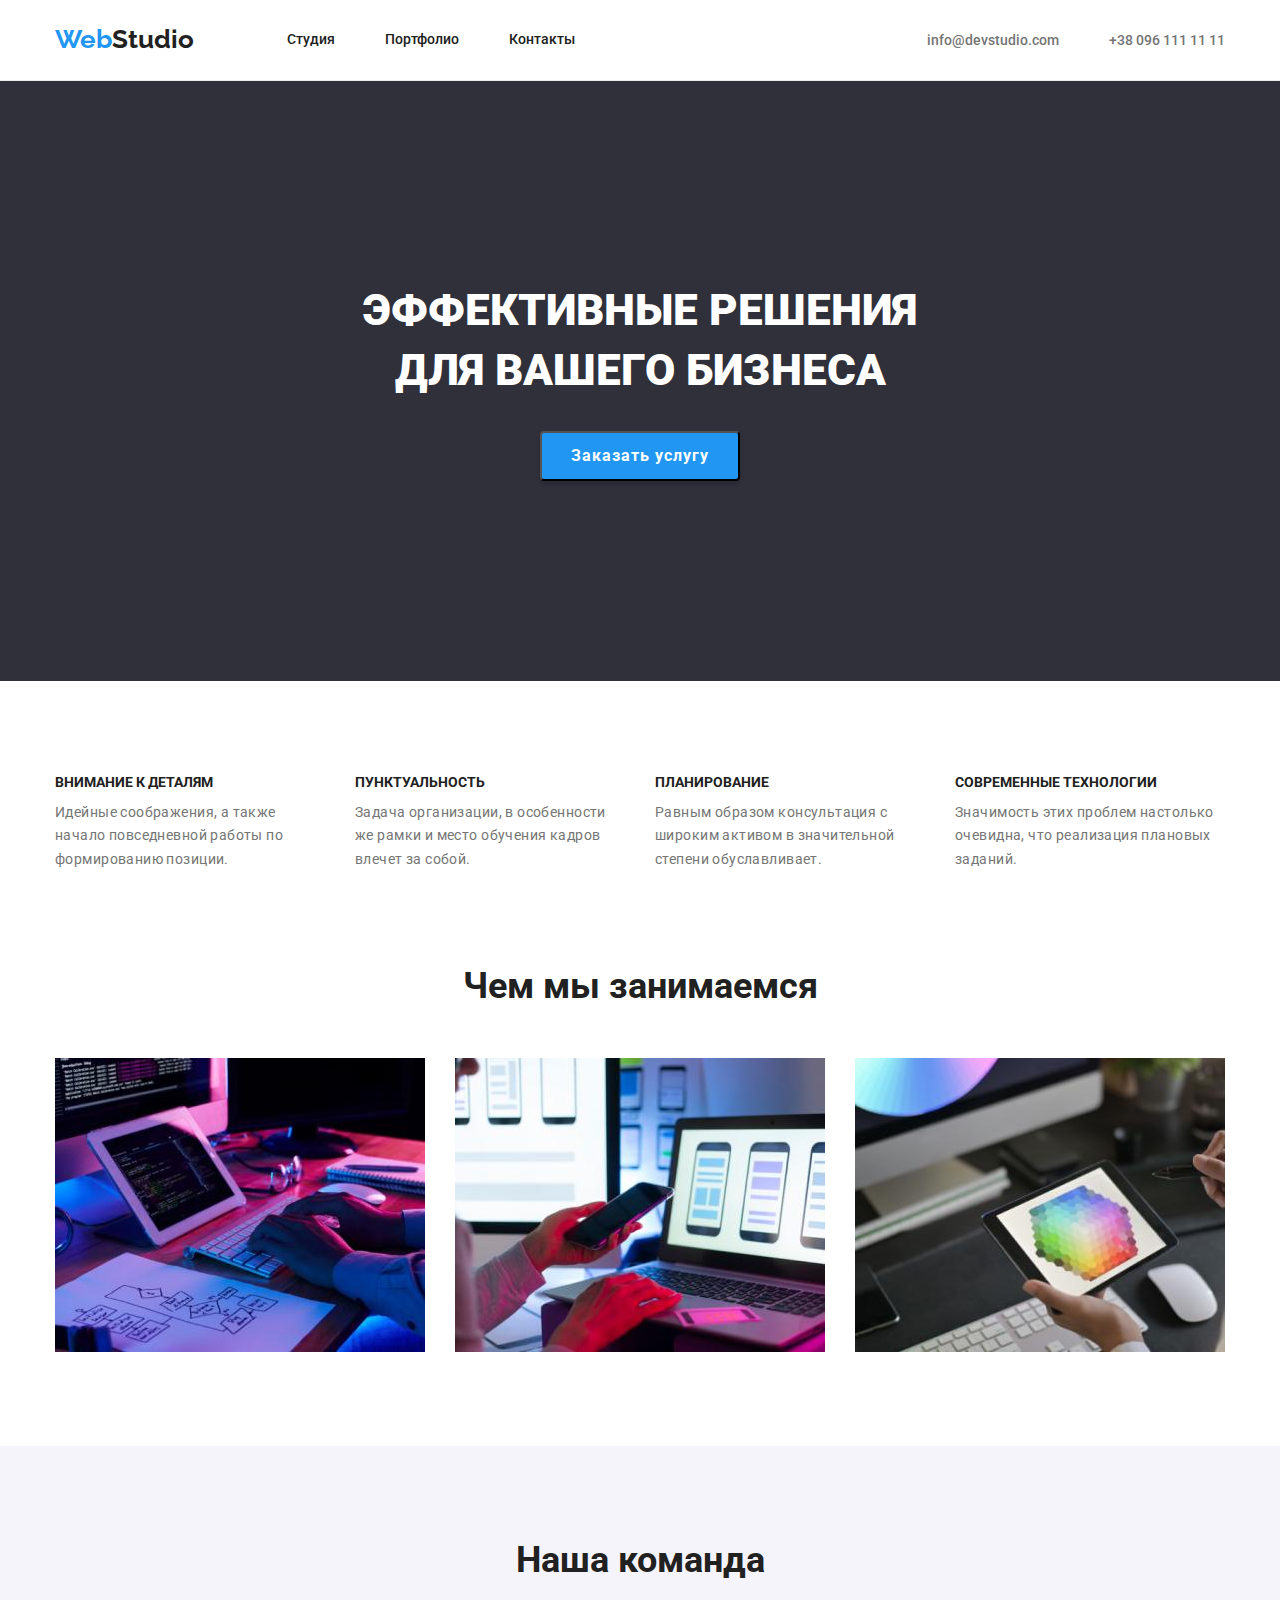
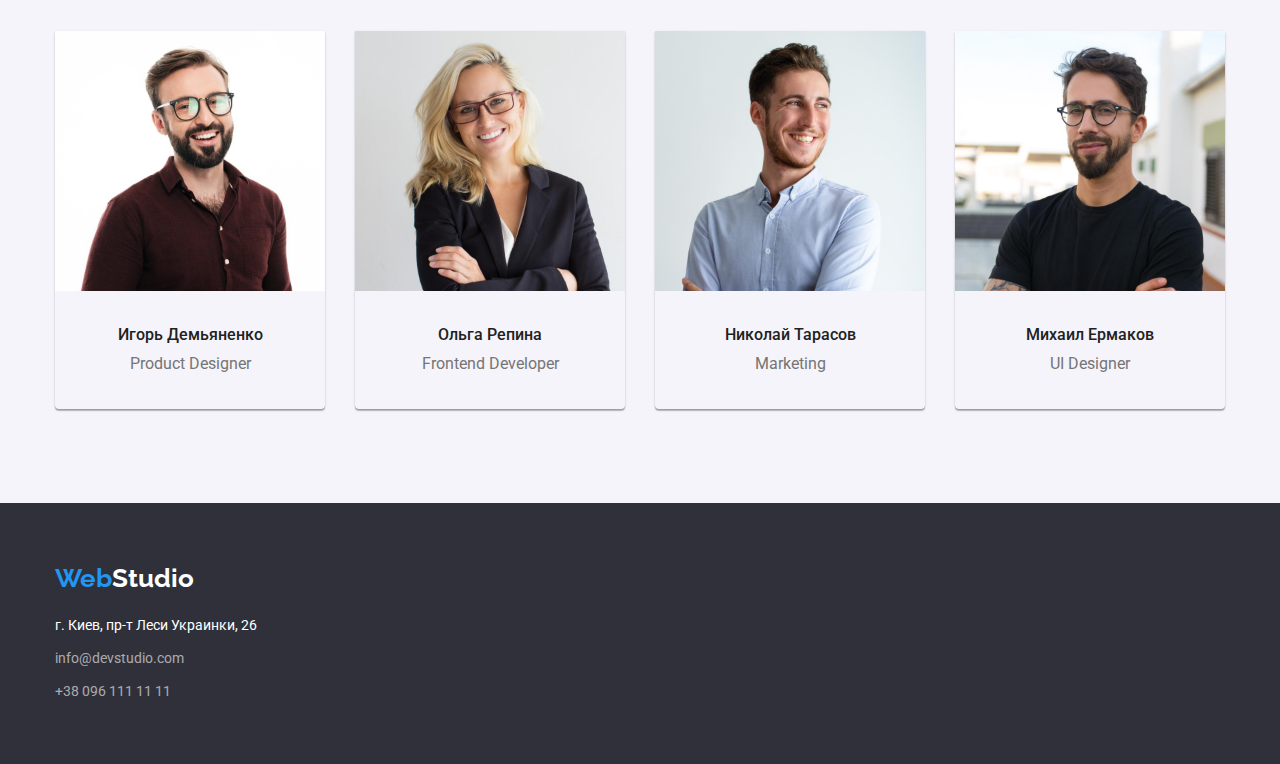
<file: index.html>
<!DOCTYPE html>
<html lang="ru">
  <head>
    <meta charset="UTF-8" />
    <meta http-equiv="X-UA-Compatible" content="IE=edge" />
    <meta name="viewport" content="width=device-width, initial-scale=1.0" />
    <title>Document</title>
    <link rel="preconnect" href="https://fonts.googleapis.com" />
    <link rel="preconnect" href="https://fonts.gstatic.com" crossorigin />
    <link href="https://fonts.googleapis.com/css2?family=Raleway:wght@700&family=Roboto:wght@400;500;700;900&display=swap" rel="stylesheet">
    <link rel="stylesheet" href="https://cdnjs.cloudflare.com/ajax/libs/modern-normalize/1.1.0/modern-normalize.css" integrity="sha512-Y0MM+V6ymRKN2zStTqzQ227DWhhp4Mzdo6gnlRnuaNCbc+YN/ZH0sBCLTM4M0oSy9c9VKiCvd4Jk44aCLrNS5Q==" crossorigin="anonymous" referrerpolicy="no-referrer" />
    <link rel="stylesheet" href="./css/styles.css"> 
  </head>
  <body>
    <!--ХЕДЕР-->
    <header class="header">
      <div class="container header-container">
      <nav class="header-nav">
        <a class="link webstudio" href="https://kamr1k.github.io/goit-markup-hw-03/index.html">Web<span class="studio-header">Studio</span></a>
        <ul class="list header-list">
          <li class="header-list-item"><a class="link header-li" href="https://kamr1k.github.io/goit-markup-hw-03/index.html">Студия</a></li>
          <li class="header-list-item"><a class="link header-li" href="https://kamr1k.github.io/goit-markup-hw-03/portfolio.html">Портфолио</a></li>
          <li class="header-list-item"><a class="link header-li" href="https://kamr1k.github.io/goit-markup-hw-03/index.html">Контакты</a></li>
        </ul>
      </nav>
      <ul class="list header-contact-ul">
            <li class="header-contact-li"><a href="mailto:info@devstudio.com" class="link header-contact">info@devstudio.com</a></li>
            <li class="header-contact-li"><a href="tel:+380961111111" class="link header-contact">+38 096 111 11 11</a></li>
        </ul>
      </div>
    </header>
    <main>
      <!--HERO-->
      <section class="hero">
        <div class="container hero-container">
      <h1 class="hero-main-title">Эффективные решения <br> для вашего бизнеса</h1>
        <button type="button" class="hero-btn">Заказать услугу</button>
        </div>
      </section>
            <!--Наши-сильные-стороны-->
      <section class="features">
        <div class="container">
        <h2 class="hidden">Наши сильные стороны</h2>
        <ul class="list features-ul">
                <li class="features-li">
                <div class="features-li-text">
                <h3 class="features-h">Внимание к деталям</h3>
                <p class="features-text">Идейные соображения, а также начало повседневной работы по формированию позиции.</p>
                </div>
                </li>
                <li class="features-li">
                <div class="features-li-text">
                <h3 class="features-h">Пунктуальность</h3>
                <p class="features-text">Задача организации, в особенности же рамки и место обучения кадров влечет за собой.</p>
                </div>
                </li>
                <li class="features-li">
                <div class="features-li-text">
                <h3 class="features-h">Планирование</h3>
                <p class="features-text">Равным образом консультация с широким активом в значительной степени обуславливает.</p>
                </div>
                </li>
                <li class="features-li">
                <div class="features-li-text">
                <h3 class="features-h">Современные технологии</h3>
                <p class="features-text">Значимость этих проблем настолько очевидна, что реализация плановых заданий.</p>
                </div>
                </li>
        </ul>
        </div>
      </section>
      
    <!--Чем-мы=занимаемся-->
      <section class="we-do">
        <div class="container we-do-container">
        <h2 class="we-do-title">Чем мы занимаемся</h2>
        <ul class="list we-do-ul">
          <li class="we-do-li">
          <a href="https://kamr1k.github.io/goit-markup-hw-03/index.html" class="link"><img src="./images/img-1.jpg" alt="услуга1" width="370" height="294" /></a>
          </li>
          <li class="we-do-li">
          <a href="https://kamr1k.github.io/goit-markup-hw-03/index.html" class="link"><img src="./images/img-2.jpg" alt="услуга2" width="370" height="294" /></a>
          </li>
          <li class="we-do-li">
          <a href="https://kamr1k.github.io/goit-markup-hw-03/index.html" class="link"><img src="./images/img-3.jpg" alt="услуга3" width="370" height="294" /></a>             
          </li>
        </ul>
        </div>
      </section>
      <!--TEAM-->
      <section class="team">
        <div class="container team-container">
        <h2 class="team-title">Наша команда</h2>
        <ul class="list team-ul">
          <li class="team-li">
            <img src="./images/img-team-1.jpg" alt="Игорь Демьяненко" width="270" height="260" />
            <div class="team-li-text">
            <h3 class="team-h">Игорь Демьяненко</h3>
            <p class="team-text" lang="en">  Product Designer</p>
          </div>
          </li>
          <li class="team-li">
            <img src="./images/img-team-2.jpg" alt="Ольга Репина" width="270" height="260" />
            <div class="team-li-text">
            <h3 class="team-h">Ольга Репина</h3>
            <p class="team-text" lang="en">Frontend Developer</p>
          </div>
          </li>
          <li class="team-li">
            <img src="./images/img-team-3.jpg" alt="Николай Тарасов" width="270" height="260" />
            <div class="team-li-text">
            <h3 class="team-h">Николай Тарасов</h3>
            <p class="team-text" lang="en">Marketing</p>
          </div>
          </li>
          <li class="team-li">
            <img src="./images/img-team-4.jpg" alt="Михаил Ермаков" width="270" height="260" />
            <div class="team-li-text">
            <h3 class="team-h">Михаил Ермаков</h3>
            <p class="team-text" lang="en">UI Designer</p>
          </div>
          </li>
        </ul>
        </div>
      </section>
    </main>
    <!--FOOTER-->
    <footer class="footer">
      <div class="container footer-container">
      <a href="https://kamr1k.github.io/goit-markup-hw-03/index.html" lang="en" class="link footer-webstudio">Web<span class="studio-footer">Studio</span>  </a>
    <address class="footer-address">
        <p class="footer-p">г. Киев, пр-т Леси Украинки, 26</p>
        <ul class="list footer-ul">
            <li class="footer-li"><a href="mailto:info@devstudio.com" class="footer-link link">info@devstudio.com</a></li>
            <li class="footer-li"><a href="tel:+380961111111" class="footer-link link">+38 096 111 11 11</a></li>
        </ul>
    </address>
    </div>
    </footer>
  </body>
</html>
</file>
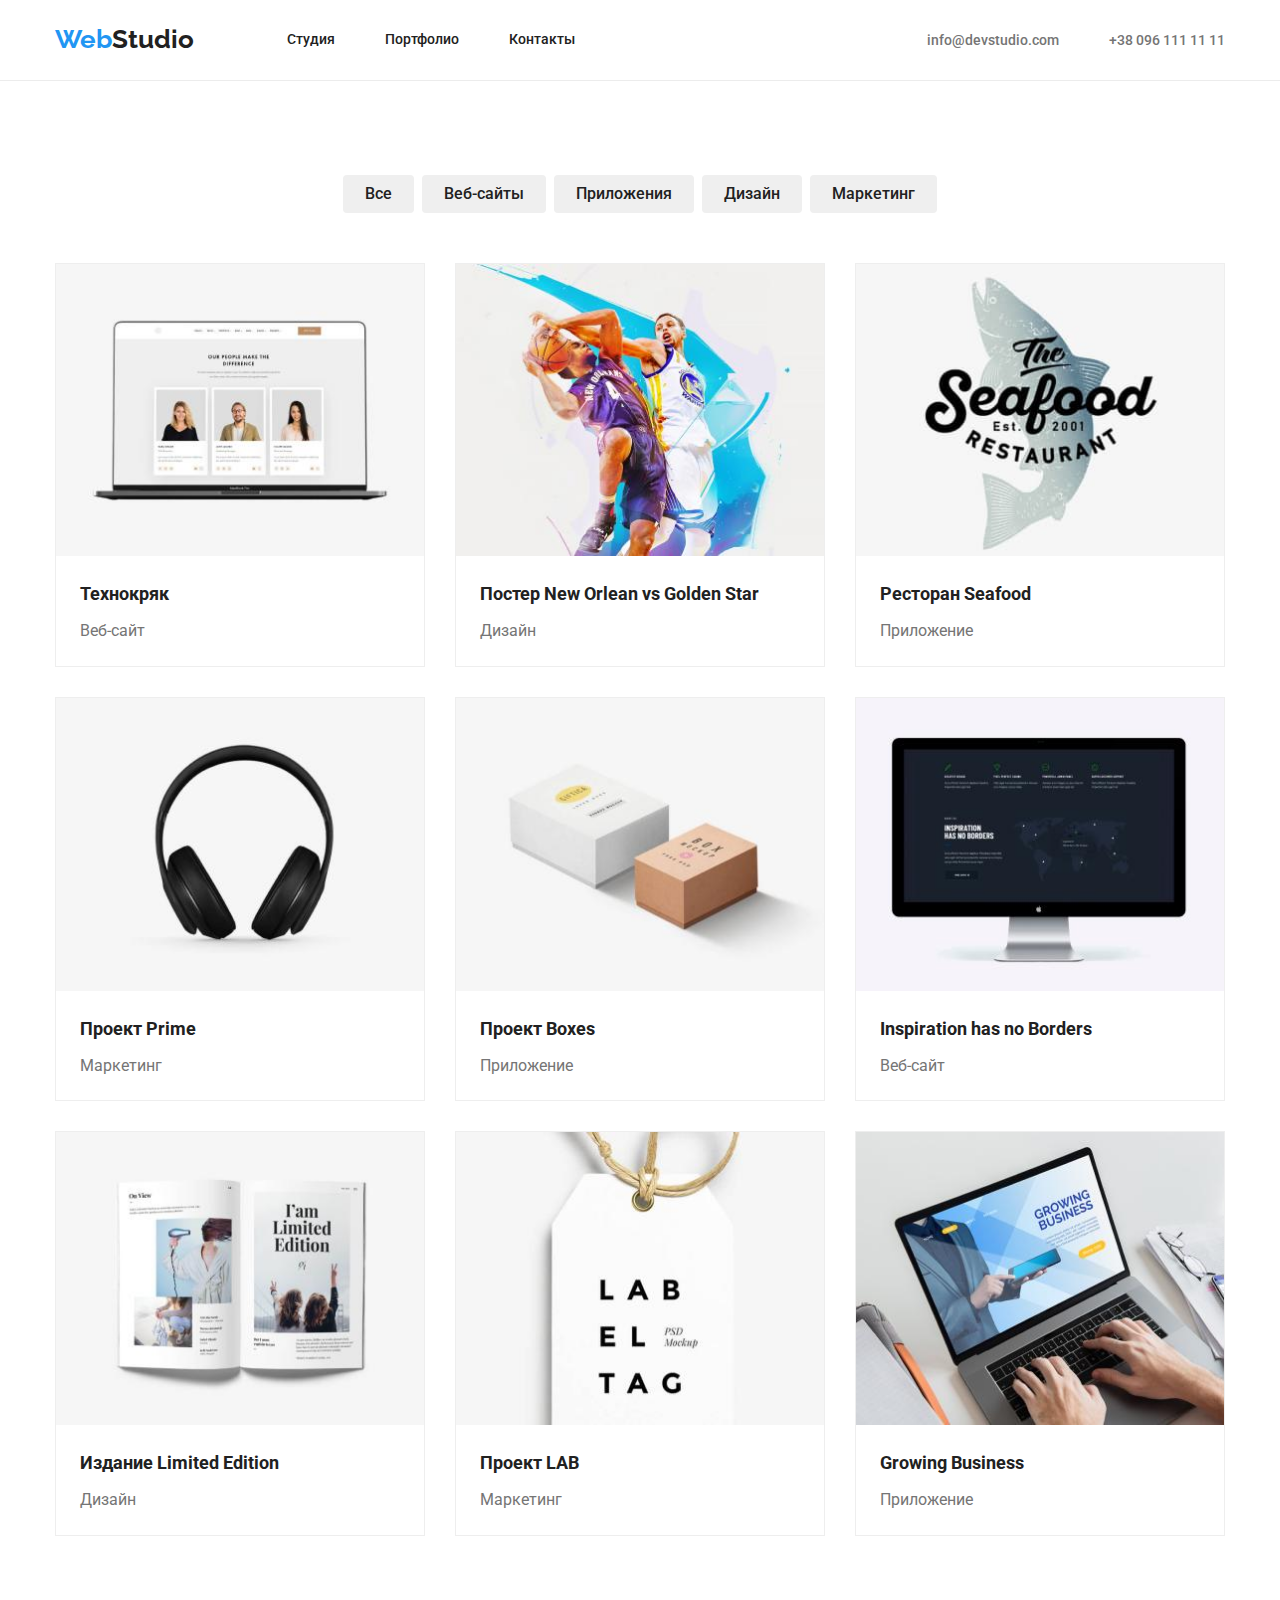
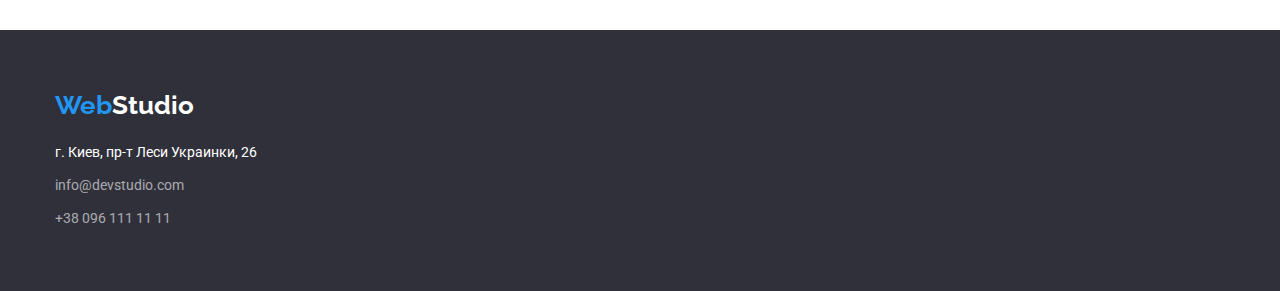
<file: portfolio.html>
<!DOCTYPE html>
<html lang="ru">
  <head>
    <meta charset="UTF-8" />
    <meta http-equiv="X-UA-Compatible" content="IE=edge" />
    <meta name="viewport" content="width=device-width, initial-scale=1.0" />
    <title>Document</title>
    <link rel="preconnect" href="https://fonts.googleapis.com" />
    <link rel="preconnect" href="https://fonts.gstatic.com" crossorigin />
    <link href="https://fonts.googleapis.com/css2?family=Raleway:wght@700&family=Roboto:wght@400;500;700;900&display=swap" rel="stylesheet">
    <link rel="stylesheet" href="https://cdnjs.cloudflare.com/ajax/libs/modern-normalize/1.1.0/modern-normalize.css" integrity="sha512-Y0MM+V6ymRKN2zStTqzQ227DWhhp4Mzdo6gnlRnuaNCbc+YN/ZH0sBCLTM4M0oSy9c9VKiCvd4Jk44aCLrNS5Q==" crossorigin="anonymous" referrerpolicy="no-referrer" />
    <link rel="stylesheet" href="./css/styles.css"> 
  </head>
  <body>
    <!--ХЕДЕР-->
    <header class="header">
      <div class="container header-container">
      <nav class="header-nav">
        <a class="link webstudio" href="https://kamr1k.github.io/goit-markup-hw-03/portfolio.html">Web<span class="studio-header">Studio</span></a>
        <ul class="list header-list">
          <li class="header-list-item"><a class="link header-li" href="https://kamr1k.github.io/goit-markup-hw-03/index.html">Студия</a></li>
          <li class="header-list-item"><a class="link header-li" href="https://kamr1k.github.io/goit-markup-hw-03/portfolio.html">Портфолио</a></li>
          <li class="header-list-item"><a class="link header-li" href="https://kamr1k.github.io/goit-markup-hw-03/index.html">Контакты</a></li>
        </ul>
      </nav>
      <ul class="list header-contact-ul">
            <li class="header-contact-li"><a href="mailto:info@devstudio.com" class="link header-contact">info@devstudio.com</a></li>
            <li class="header-contact-li"><a href="tel:+380961111111" class="link header-contact">+38 096 111 11 11</a></li>
        </ul>
      </div>
    </header>

<!-----------BUTTONS--------------->

    <section class="filter">
      <div class="container filter-container">
      <h2 class="hidden">Примеры работ</h2>
        <ul class="list filter-ul">
        <li class="filter-li">
        <button type="button" class="filter-btn">
          Все
        </button>
        </li>
        <li class="filter-li">
        <button type="button" class="filter-btn">
          Веб-сайты
        </button>
        </li>
        <li class="filter-li">
        <button type="button" class="filter-btn">
          Приложения
        </button>
        </li>
        <li class="filter-li">
        <button type="button" class="filter-btn">
          Дизайн
        </button>
        </li>
        <li class="filter-li">
        <button type="button" class="filter-btn">
          Маркетинг
        </button>
        </li>
        </ul>


<!----------------GALLERY------------->


      <div class="gallery-div">
      <ul class="list gallery-ul">
          <li class="gallery-li">
            <a class="gallery-link link" href="https://kamr1k.github.io/goit-markup-hw-03/portfolio.html" > 
            <img src="./images/gal1.jpg" alt="Технокряк" width="370" />
            <div class="gallery-h-text">
            <h3 class="gallery-h">Технокряк</h3>
            <p class="gallery-text">Веб-сайт</p>
          </div>
            </a>
          </li>
          <li class="gallery-li">
            <a class="gallery-link link" href="https://kamr1k.github.io/goit-markup-hw-03/portfolio.html" > 
            <img src="./images/gal2.jpg" alt="Постер New Orlean vs Golden Star" width="370" />
            <div class="gallery-h-text">
            <h3 class="gallery-h" lang="en">Постер New Orlean vs Golden Star</h3>
            <p class="gallery-text">Дизайн</p>
          </div>
            </a>
          </li>
          <li class="gallery-li">
            <a class="gallery-link link" href="https://kamr1k.github.io/goit-markup-hw-03/portfolio.html" > 
            <img src="./images/gal3.jpg" alt="Ресторан Seafood" width="370" />
            <div class="gallery-h-text">
            <h3 class="gallery-h" lang="en">Ресторан Seafood</h3>
            <p class="gallery-text">Приложение</p>
          </div>
            </a>
          </li>
            <li class="gallery-li">
            <a class="gallery-link link" href="https://kamr1k.github.io/goit-markup-hw-03/portfolio.html" > 
              <img src="./images/gal4.jpg" alt="Проект Prime" width="370" />
            <div class="gallery-h-text">
              <h3 class="gallery-h" lang="en">Проект Prime</h3>
            <p class="gallery-text">Маркетинг</p>
          </div>
            </a>
          </li>
          <li class="gallery-li">
            <a class="gallery-link link" href="https://kamr1k.github.io/goit-markup-hw-03/portfolio.html" > 
            <img src="./images/gal5.jpg" alt="Проект Boxes" width="370" />
            <div class="gallery-h-text">
            <h3 class="gallery-h" lang="en">Проект Boxes</h3>
            <p class="gallery-text">Приложение</p>
          </div>
            </a>
          </li>
          <li class="gallery-li">
            <a class="gallery-link link" href="https://kamr1k.github.io/goit-markup-hw-03/portfolio.html" > 
            <img src="./images/gal6.jpg" alt="Inspiration has no Borders" width="370" />
            <div class="gallery-h-text">
            <h3 class="gallery-h" lang="en">Inspiration has no Borders</h3>
            <p class="gallery-text">Веб-сайт</p>
          </div>
            </a>
          </li>          
          <li class="gallery-li">
            <a class="gallery-link link" href="https://kamr1k.github.io/goit-markup-hw-03/portfolio.html" > 
            <img src="./images/gal7.jpg" alt="Издание Limited Edition" width="370" />
            <div class="gallery-h-text">
            <h3 class="gallery-h" lang="en">Издание Limited Edition</h3>
            <p class="gallery-text">Дизайн</p>
          </div>
            </a>
          </li>
          <li class="gallery-li">
            <a class="gallery-link link" href="https://kamr1k.github.io/goit-markup-hw-03/portfolio.html" > 
            <img src="./images/gal8.jpg" alt="Проект LAB" width="370" />
            <div class="gallery-h-text">
            <h3 class="gallery-h" lang="en">Проект LAB</h3>
            <p class="gallery-text">Маркетинг</p>
          </div>
            </a>
          </li>
          <li class="gallery-li">
            <a class="gallery-link link" href="https://kamr1k.github.io/goit-markup-hw-03/portfolio.html" > 
            <img src="./images/gal9.jpg" alt="Growing Business" width="370" />
            <div class="gallery-h-text">
            <h3 class="gallery-h" lang="en">Growing Business</h3>
            <p class="gallery-text">Приложение</p>
          </div>
            </a>
          </li>
      </ul>
      </div>
    </section>

        <!--FOOTER-->
    <footer class="footer">
      <div class="container footer-container">
      <a href="https://kamr1k.github.io/goit-markup-hw-03/index.html" lang="en" class="link footer-webstudio">Web<span class="studio-footer">Studio</span></a>
    <address class="footer-address">
        <p class="footer-p">г. Киев, пр-т Леси Украинки, 26</p>
        <ul class="list footer-ul">
            <li class="footer-li"><a href="mailto:info@devstudio.com" class="footer-link link">info@devstudio.com</a></li>
            <li class="footer-li"><a href="tel:+380961111111" class="footer-link link">+38 096 111 11 11</a></li>
        </ul>
    </address>
    </div>
    </footer>
  </body>
</html>
</file>
<file: css/styles.css>
:root {
--card-set-gap: 30px;

--background-main-color: #ffffff;
--background-footer-color:#2f303a;
--background-hero-color: #2f303a;
--background-team-color: #f5f4fa;

--title-h1-color: #ffffff;
--title-h2-color: #212121;
--title-h3-color: #212121;

--header-nav-color: #212121;
--filter-btn-color: #212121;
--header-contact-color: #757575;
--main-text-color: #757575;
--footer-text-color: #ffffff;
--btn-text-color: #ffffff;
--web-color: #2196F3;
--studio-header-color: #212121;
--studio-footer-color: #ffffff;
--footer-link-color: rgba(255, 255, 255, 0.6);


--highlight-color: #2196F3;
--btn-color: #2196F3;
--footer-color: #2F303A;
}

p, h1, h2, h3, h4, h5, h6 {
    margin: 0;
}

ul {
    margin: 0;
    padding: 0;
}

button {
    cursor: pointer;
}

body {
    font-family: 'Roboto', 'sans-serif';
    background-color: var(--background-main-color);
}


.list {
    list-style-type: none;
}

.link {
    text-decoration: none;
    color: inherit;
}

.link.current {
    color: var(--highlight-color);
}

.container {
    width: 1200px;
    padding-left: 15px;
    padding-right: 15px;
    margin: 0 auto;
}

img {
    display: block;
    max-width: 100%;
    height: auto;
}

.hidden {
    position: absolute;
    width: 1px;
    margin: -1px;
    border: 0;
    padding: 0;
    white-space: nowrap;
    clip-path: inset(100%);
    clip: rect(0 0 0 0);
    overflow: hidden;
}



/*-------------------------Хэдер--------------*/

.header {
    border-bottom: 1px solid #ececec;
}

.header-container {
    display: flex;
    align-items: center;
}

.header-nav {
    display: flex;
    align-items: center;
}


.studio-header {
    color: var(--studio-header-color);
}

.webstudio {
    margin-right: 93px;
    font-family: Raleway;
    font-weight: 700;
    font-size: 26px;
    line-height: 1.2;
    color: var(--btn-color);
}

.webstudio:hover, 
.webstudio:focus {
    color: var(--highlight-color);
}


.header-list {
    display: flex;
}


.header-list-item:not(:last-child) {
    margin-right: 50px;
}

.header-li {
    padding-top: 32px;
    padding-bottom: 32px;
    display: block;
    font-weight: 500;
    font-size: 14px;
    line-height: 1.14;
    color: var(--header-nav-color);
}

.header-li:focus,
.header-li:hover {
    color: var(--btn-color);
}

.header-contact-ul {
    display: flex;
    margin-left: auto;
}

.header-contact-li:not(:last-child) {
    margin-right: 50px;
}

.header-contact {
    font-weight: 500;
    font-size: 14px;
    line-height: 16px;
    color: var(--header-contact-color);
}

.header-contact:hover, 
.header-contact:focus {
    color: var(--btn-text-color);
    background-color: var(--btn-color);
}

/*-------------------------Футер*/

.footer {
    padding-top: 60px;
    padding-bottom: 60px;
    background-color: var(--background-footer-color); 
}

.footer-container {
}


.footer-webstudio {
    font-family: Raleway;
    font-weight: 700;
    font-size: 26px;
    line-height: 1.2;
    color: var(--btn-color);
}

.footer-address {
    margin-top: 20px;
    font-style: normal;
    font-size: 14px;
    line-height: 1.71;
    color: var(--footer-text-color);
}

.footer-p {
    padding-bottom: 9px;
}

.footer-ul {
}

.footer-li:not(:last-child) {
    padding-bottom: 9px;
}

.footer-link {
    font-style: normal;
    font-size: 14px;
    line-height: 1.71;
    color: var(--footer-link-color);
}

.footer-link:focus, 
.footer-link:hover {
    background-color: var(--highlight-color);
    color: var(--studio-footer-color);
}

.studio-footer {
    color: var(--studio-footer-color);
}

/*Герой*/

.hero {
    background-color: var(--background-hero-color);
    text-align: center;
    padding-top: 200px;
    padding-bottom: 200px;
}

.hero-container {
    margin-left: auto;
    margin-right: auto;
}


.hero-main-title {
    margin-bottom: 30px;
    font-weight: 900;
    font-size: 44px;
    line-height: 1.36;
    text-transform: uppercase;
    color: var(--title-h1-color);
}

.hero-btn {
    cursor: pointer;
    color: var(--btn-text-color);
    background-color: var(--btn-color);
    font-weight: 700;
    font-size: 16px;
    line-height: 1.87;
    box-shadow: 0px 4px 4px rgba(0, 0, 0, 0.15);
    border-radius: 4px;
    letter-spacing: 0.06em;
    width: 200px;
    height: 50px;
}

/*Наши-сильные-стороны*/

.features {
    padding-top: 94px;
    text-align: center;
}

.features-ul {
    display: flex;

}

.features-li-text {
    text-align: left;
}

.features-li {
    width: 270px;
}

.features-li:not(:last-child) {
    margin-right: 30px;
}

.features-h {
    margin-bottom: 10px;
    font-weight: 700;
    font-size: 14px;
    line-height: 1.14;
    color: var(--title-h3-color);
    text-transform: uppercase;
}
.features-text {
    font-size: 14px;
    line-height: 1.7;
    color: var(--main-text-color);
    letter-spacing: 0.03em;
}

/*Чем-мы=занимаемся*/

.we-do {
    padding-top: 94px;
    padding-bottom: 94px;
}

.we-do-container {
    text-align: center;
}

.we-do-title {
    margin-bottom: 50px;
    margin-left: auto;
    margin-right: auto;
    font-weight: 700;
    font-size: 36px;
    line-height: 1.16;
    color: var(--title-h2-color);
}

.we-do-ul {
    display: flex;
    flex-wrap: wrap;
    margin-left: calc(-1 * var(--card-set-gap));
    margin-top: calc(-1 * var(--card-set-gap));
}
.we-do-li {
    flex-basis: calc(100% / 3 - var(--card-set-gap));
    margin-top: var(--card-set-gap);
    margin-left: var(--card-set-gap);
}

/*.we-do-li:not(:last-child) {
    margin-right: 30px;
}*/

/*Наша-команда*/
.team {
    background-color: var(--background-team-color);
    padding-top: 94px;
    padding-bottom: 94px;
}

.team-container {
    text-align: center;
}

.team-title {
    margin-bottom: 50px;
    margin-left: auto;
    margin-right: auto;
    font-weight: 700;
    font-size: 36px;
    line-height: 1.16;
    color: var(--title-h2-color);
}

.team-ul {
    display: flex;
    flex-wrap: wrap;

    margin-left: calc(-1 * var(--card-set-gap));
    margin-top: calc(-1 * var(--card-set-gap));
}

.team-li {
    flex-basis: calc(100% / 4 - var(--card-set-gap));
    margin-top: var(--card-set-gap);
    margin-left: var(--card-set-gap);
    box-shadow: 0px 1px 3px rgba(0, 0, 0, 0.12), 0px 1px 1px rgba(0, 0, 0, 0.14),
    0px 2px 1px rgba(0, 0, 0, 0.2);
    border-radius: 0px 0px 4px 4px;
}

/*.team-li:not(:last-child) {
    margin-right: 30px;
}*/

.team-li-text {
    padding-top: 30px;
    padding-bottom: 30px;
}


.team-h {
    font-weight: 500;
    font-size: 16px;
    line-height: 1.8;
    color: var(--title-h3-color);
}

.team-text {
    font-size: 16px;
    line-height: 1.8;
    color: var(--main-text-color);
}



                    /*PORTFOLIO*/

                    /*Buttons*/

.filter {
    padding-top: 94px;
    padding-bottom: 94px;
}

.filter-ul {
    display: flex;
    justify-content: center;
    margin-bottom: 50px;
}

.filter-li {
}

.filter-li:not(:last-child) {
    margin-right: 8px;
}
.filter-btn {
    cursor: pointer;
    font-family: Roboto;
    font-weight: 500;
    font-size: 16px;
    line-height: 1.62;
    color: var(--filter-btn-color);    
    padding-top: 6px;
    padding-right: 22px;
    padding-bottom: 6px;
    padding-left: 22px;
    border-radius: 4px;
    border: hidden;
}

.filter-btn:hover, 
.filter-btn:focus {
    background-color: var(--highlight-color);
    color: var(--btn-text-color);
}

.gallery-div {
}

.gallery-ul {
    display: flex;
    flex-wrap: wrap;
    margin-left: calc(-1 * var(--card-set-gap));
    margin-top: calc(-1 * var(--card-set-gap));
}

.gallery-li {
    flex-basis: calc(100% / 3 - var(--card-set-gap));
    width: 370px;
    margin-top: var(--card-set-gap);
    margin-left: var(--card-set-gap);
    border: 1px solid #eeeeee;
    box-sizing: border-box;
}


.gallery-link {

}

.gallery-h-text {
    padding-top: 20px;
    padding-right: 24px;
    padding-bottom: 20px;
    padding-left: 24px;
}

.gallery-h {
    font-weight: 700;
    font-size: 18px;
    line-height: 2;
    color: var(--title-h3-color);
}

.gallery-text {
    margin-top: 4px;
    font-size: 16px;
    line-height: 1.87;
    color: var(--main-text-color);
}
</file>
